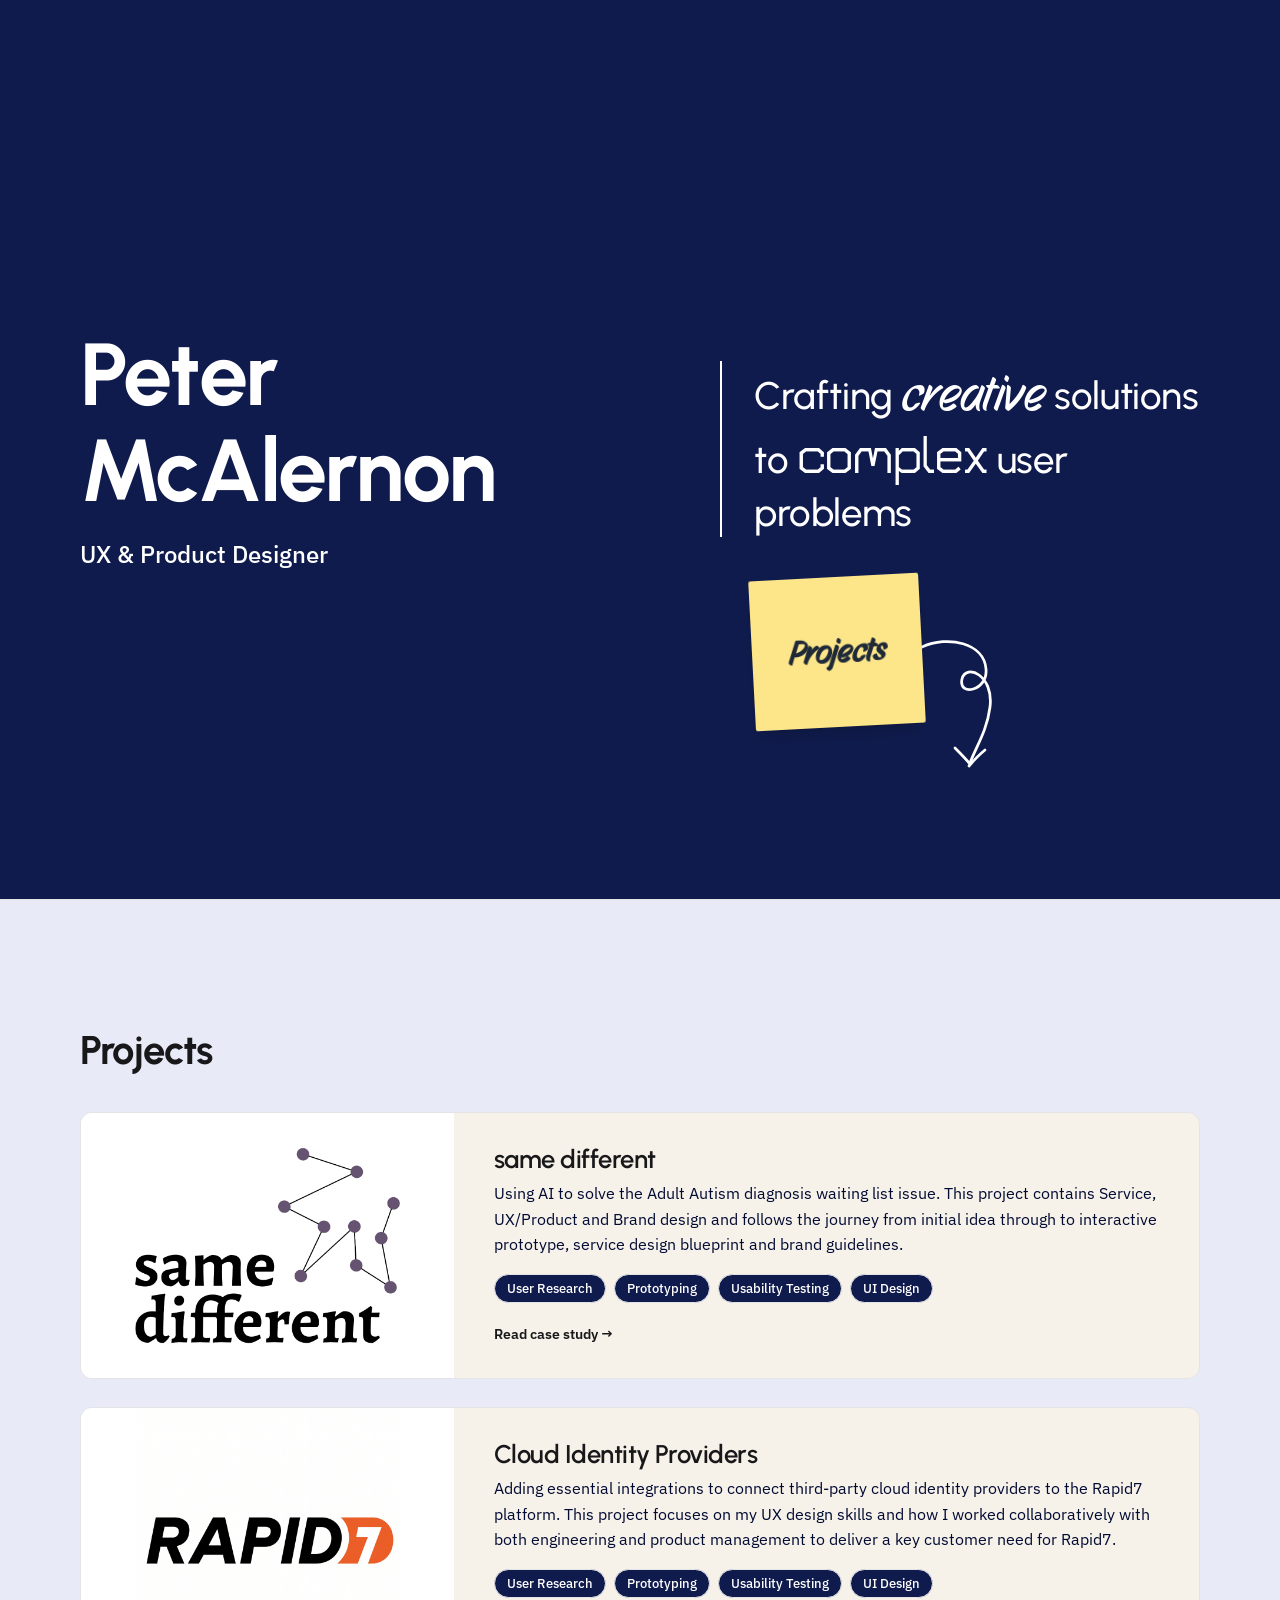
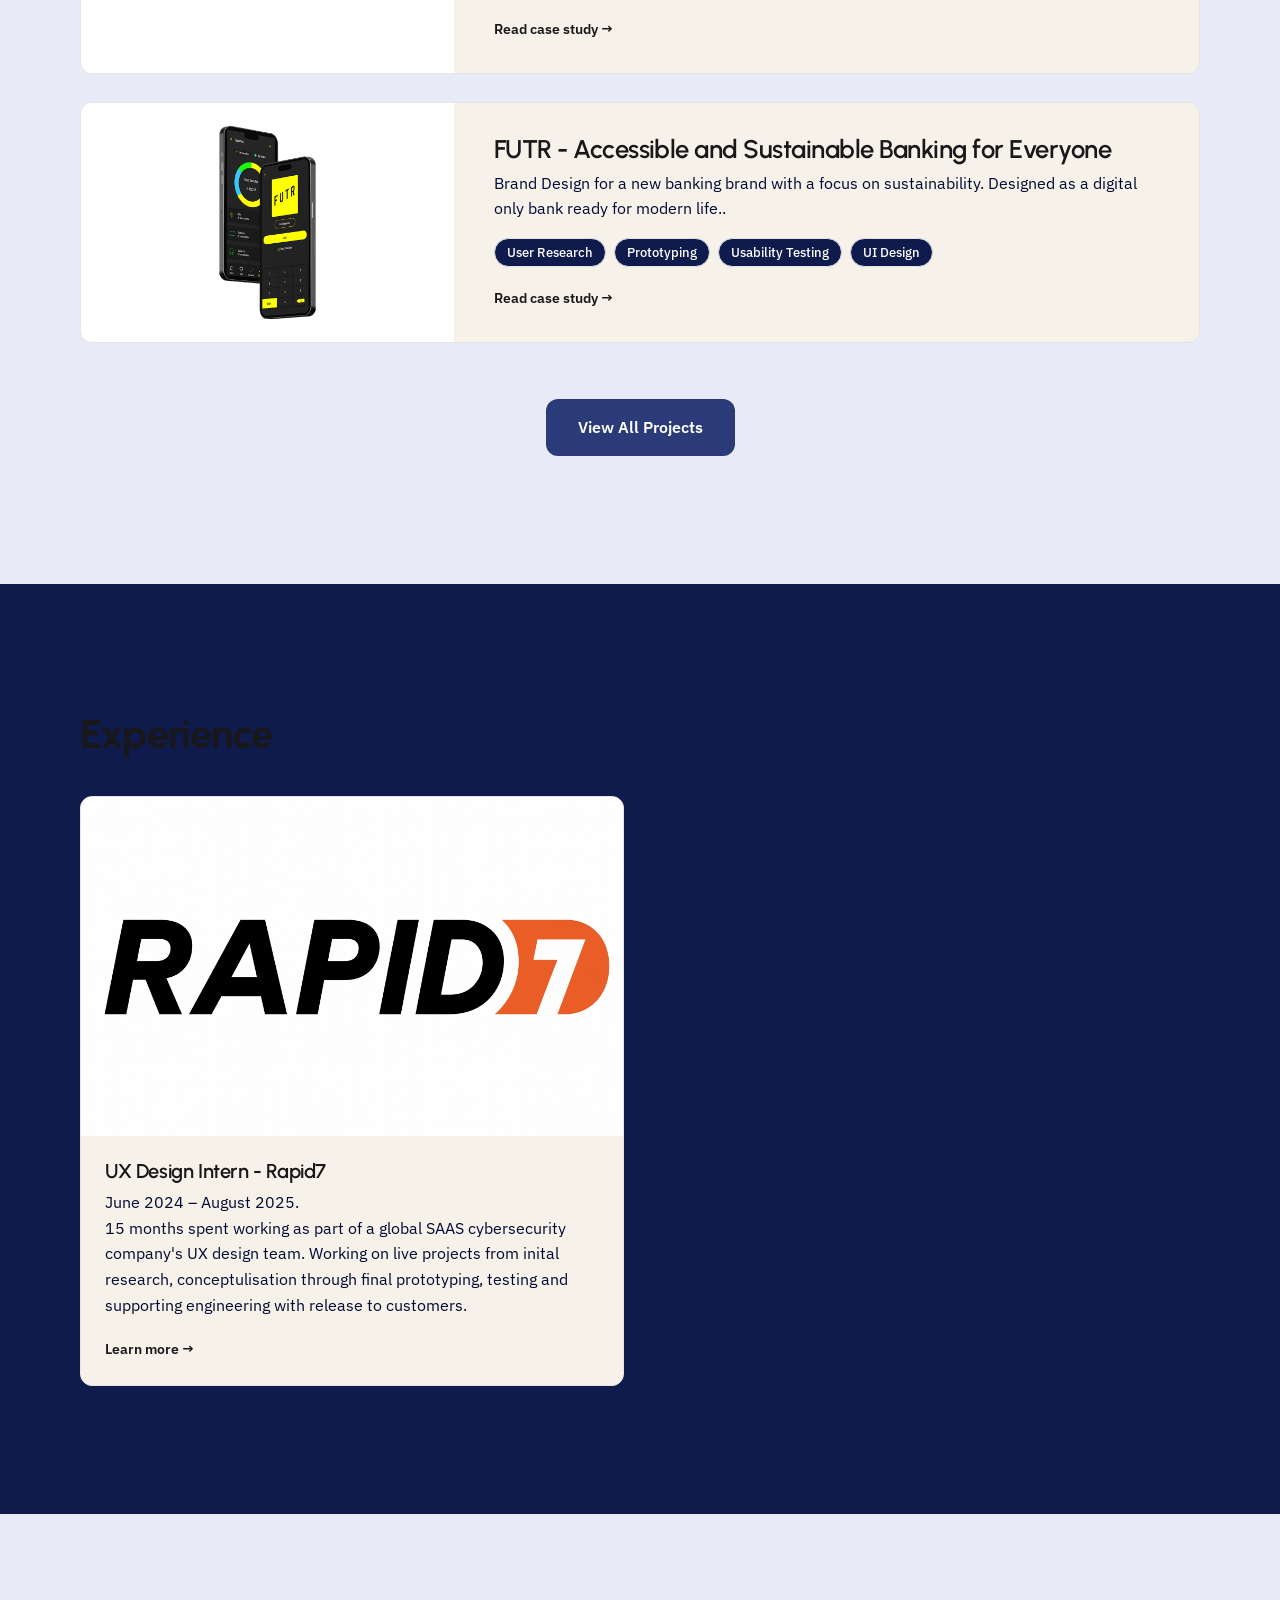
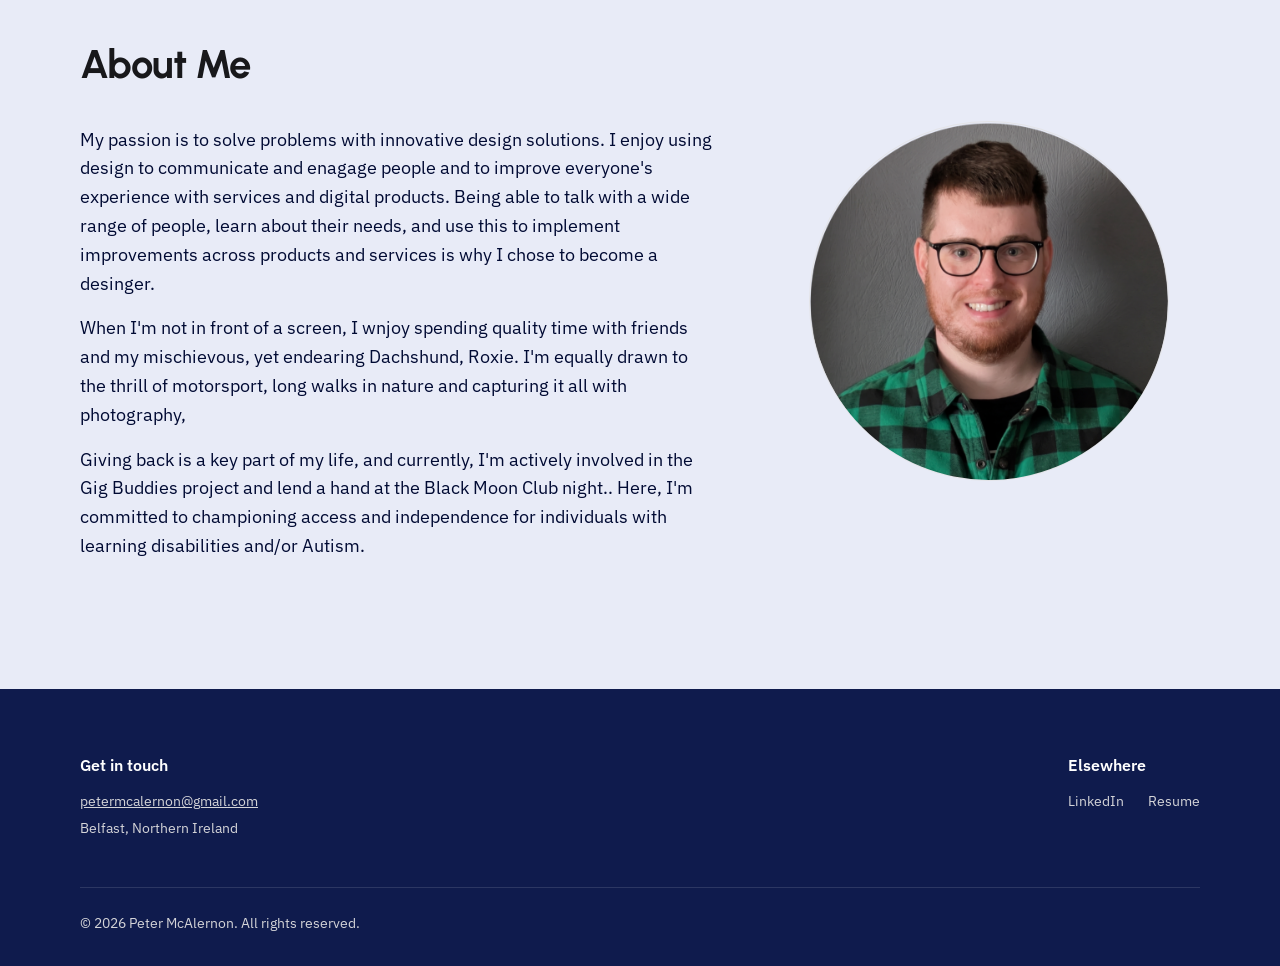
<file: index.html>
<!DOCTYPE html>
<!--
  ============================================================================
  PETER McALERNON — DESIGN PORTFOLIO
  ----------------------------------------------------------------------------
  EDITING GUIDE
  - Copy: replace any text between tags (look for "PLACEHOLDER" comments).
  - Links: replace every href="#" / "case-study-*.html" with your real URLs.
  - Images: replace every src="https://placehold.co/..." with your image path
    (e.g. src="images/project-1.jpg") and update the alt text to describe it.
  - Colours & fonts: edit the :root block at the top of style.css.
  ============================================================================
-->
<html lang="en">
<head>
  <meta charset="UTF-8" />
  <!-- Makes the layout scale correctly on phones -->
  <meta name="viewport" content="width=device-width, initial-scale=1.0" />

  <!-- PLACEHOLDER: browser tab title and search engine description -->
  <title>Peter McAlernon — UX &amp; Product Designer</title>
  <meta name="description" content="Portfolio of Peter McAlernon, UX & Product Designer." />

  <!-- Link to the stylesheet (keep style.css in the same folder) -->
  <link rel="stylesheet" href="style.css" />
</head>
<body>

  <!-- ======================================================================
       1. HERO / HEADER — full screen height, two sides
       ====================================================================== -->
  <header class="hero">
    <div class="container hero__inner">

      <!-- LEFT SIDE: name and job title -->
      <div class="hero__left">
        <h1 class="hero__name">Peter McAlernon</h1>
        <p class="hero__title">UX &amp; Product Designer</p>
      </div>

      <!-- RIGHT SIDE: statement -->
      <div class="hero__right">
      <p class="hero__statement">Crafting <span class="word-creative">creative</span> solutions to <span class="word-complex">complex</span> user problems</p>
    
        <!-- STICKY NOTE + ARROW
             The note links to the Projects section (#projects).
             The arrow sits outside the note and draws itself on load. -->
        <div class="hero-note">
          <a class="sticky-note" href="#projects" aria-label="Scroll down to projects">
            <span class="sticky-note__text">Projects</span> <!-- PLACEHOLDER copy -->
          </a>

          <!-- Hand-drawn arrow. Each stroke is its own path so they draw in
               order. Edit the "d" values to change the arrow's shape. -->
          <svg class="hero-arrow" viewBox="0 0 96 140" aria-hidden="true">
            <!-- Shaft: leaves the note, loops once, then drops downward -->
            <path class="hero-arrow__shaft" pathLength="1"
                  d="M4 14 C 30 2, 66 10, 68 36 C 70 58, 40 64, 44 46 C 48 30, 76 42, 72 74 C 69 98, 58 114, 52 130" />
            <!-- Left side of arrowhead -->
            <path class="hero-arrow__head-1" pathLength="1" d="M37 115 C 42 120, 47 125, 52 131" />
            <!-- Right side of arrowhead (slight overshoot for a freehand feel) -->
            <path class="hero-arrow__head-2" pathLength="1" d="M67 117 C 62 121, 57 126, 51 133" />
          </svg>
        </div>  
    
    </div>

    </div>
  </header>

  <main>

    <!-- ====================================================================
         2. PROJECTS — 3 clickable cards + "View All Projects" button
         To add a card: copy one whole <a class="card">…</a> block.
         ==================================================================== -->
    <section class="section" id="projects" aria-labelledby="projects-heading">
      <div class="container">
        <!-- PLACEHOLDER: section heading -->
        <h2 class="section__heading" id="projects-heading">Projects</h2>
 
        <!-- "card-grid--list" stacks the cards vertically: image left, text right -->
        <div class="card-grid card-grid--list">

          <!-- PROJECT CARD 1 — the whole card links to the case study -->
          <a class="card" href="same-different.html"> <!-- PLACEHOLDER link -->
            <img class="card__image" src=img/home/same-different-logo.jpg alt="same different logo" />
            <div class="card__body">
              <h3 class="card__title">same different</h3> <!-- PLACEHOLDER -->
              <p class="card__text">Using AI to solve the Adult Autism diagnosis waiting list issue. This project contains Service, UX/Product and Brand design and follows the journey from initial idea through to interactive prototype, service design blueprint and brand guidelines.</p> <!-- PLACEHOLDER -->
               <!-- SKILL TAGS: copy a <li class="tag"> line to add more, delete to remove -->
              <ul class="card__tags" aria-label="Skills used">
                <li class="tag">User Research</li>
                <li class="tag">Prototyping</li>
                <li class="tag">Usability Testing</li>
                <li class="tag">UI Design</li>
              </ul>
              <span class="card__link-label">Read case study →</span>
            </div>
          </a>

          <!-- PROJECT CARD 2 -->
          <a class="card" href="cloud-identity-providers.html"> <!-- PLACEHOLDER link -->
            <img class="card__image" src="img/home/rapid-7.jpg" alt="Rapid7 logo" />
            <div class="card__body">
              <h3 class="card__title">Cloud Identity Providers</h3> <!-- PLACEHOLDER -->
              <p class="card__text">Adding essential integrations to connect third-party cloud identity providers to the Rapid7 platform. This project focuses on my UX design skills and how I worked collaboratively with both engineering and product management to deliver a key customer need for Rapid7.</p> <!-- PLACEHOLDER -->
               <!-- SKILL TAGS: copy a <li class="tag"> line to add more, delete to remove -->
              <ul class="card__tags" aria-label="Skills used">
                <li class="tag">User Research</li>
                <li class="tag">Prototyping</li>
                <li class="tag">Usability Testing</li>
                <li class="tag">UI Design</li>
              </ul>
              <span class="card__link-label">Read case study →</span>
            </div>
          </a>

          <!-- PROJECT CARD 3 -->
          <a class="card" href="FUTRcasestudy.html"> <!-- PLACEHOLDER link -->
            <img class="card__image" src="img/home/futrmockup.jpg" alt="Image showing two phones with mockups of the FUTR UI on the screen." />
            <div class="card__body">
              <h3 class="card__title">FUTR - Accessible and Sustainable Banking for Everyone</h3> <!-- PLACEHOLDER -->
              <p class="card__text">Brand Design for a new banking brand with a focus on sustainability. Designed as a digital only bank ready for modern life..</p> <!-- PLACEHOLDER -->
               <!-- SKILL TAGS: copy a <li class="tag"> line to add more, delete to remove -->
              <ul class="card__tags" aria-label="Skills used">
                <li class="tag">User Research</li>
                <li class="tag">Prototyping</li>
                <li class="tag">Usability Testing</li>
                <li class="tag">UI Design</li>
              </ul>
              <span class="card__link-label">Read case study →</span>
            </div>
          </a>

        </div>

        <!-- CALL TO ACTION: links to your full projects page -->
        <div class="cta-wrapper">
          <a class="button" href="projects.html">View All Projects</a> <!-- PLACEHOLDER link -->
        </div>
      </div>
    </section>

    <!-- ====================================================================
         3. EXPERIENCE — 2 cards using the SAME card classes as Projects
         (no button in this section)
         ==================================================================== -->
    <section class="section section--alt" id="experience" aria-labelledby="experience-heading">
      <div class="container">
        <h2 class="section__heading" id="experience-heading">Experience</h2> <!-- PLACEHOLDER -->

        <!-- "card-grid--two" only changes the column count; cards are identical -->
        <div class="card-grid card-grid--two">

          <!-- EXPERIENCE CARD 1 -->
          <a class="card" href="rapid-7.html"> <!-- PLACEHOLDER link -->
            <img class="card__image" src="img/home/rapid-7.png" alt="Placeholder image for Company One" />
            <div class="card__body">
              <h3 class="card__title">UX Design Intern - Rapid7</h3> <!-- PLACEHOLDER -->
              <p class="card__text">June 2024 – August 2025.<br> 15 months spent working as part of a global SAAS cybersecurity company's UX design team. Working on live projects from inital research, conceptulisation through final prototyping, testing and supporting engineering with release to customers. </p> <!-- PLACEHOLDER -->
              <span class="card__link-label">Learn more →</span>
            </div>
          </a>
<!--
          <!-- EXPERIENCE CARD 2 
          <a class="card" href="#"> 
            <img class="card__image" src="https://placehold.co/800x500?text=Company+2" alt="Placeholder image for Company Two" />
            <div class="card__body">
              <h3 class="card__title">UX Designer, Company Two</h3> 
              <p class="card__text">2019 – 2022. A brief summary of your responsibilities and key achievements in this role.</p> 
              <span class="card__link-label">Learn more →</span>
            </div>
          </a>-->

        </div>
      </div>
    </section>

    <!-- ====================================================================
         4. ABOUT ME — text left, circular photo right (stacks on mobile)
         ==================================================================== -->
    <section class="section" id="about" aria-labelledby="about-heading">
      <div class="container about__inner">

        <!-- LEFT SIDE: text -->
        <div class="about__text">
          <h2 class="section__heading" id="about-heading">About Me</h2>
          <!-- PLACEHOLDER: replace with your bio -->
           <p>My passion is to solve problems with innovative design solutions. I enjoy using design to communicate and enagage people and to improve everyone's experience with services and digital products. Being able to talk with a wide range of people, learn about their needs, and use this to implement improvements across products and services is why I chose to become a desinger.</p>
            <p>When I'm not in front of a screen, I wnjoy spending quality time with friends and my mischievous, yet endearing Dachshund, Roxie. I'm equally drawn to the thrill of motorsport, long walks in nature and capturing it all with photography, </p>
            <p>Giving back is a key part of my life, and currently, I'm actively involved in the Gig Buddies project and lend a hand at the Black Moon Club night.. Here, I'm committed to championing access and independence for individuals with learning disabilities and/or Autism.</p>   
        </div>

        <!-- RIGHT SIDE: profile photo (circle shape comes from style.css) -->
        <img class="about__photo" src="img/home/circle.png" alt="Portrait of Peter McAlernon" /> <!-- PLACEHOLDER image -->

      </div>
    </section>

  </main>

  <!-- ======================================================================
       5. FOOTER — contact info and links
       ====================================================================== -->
  <footer class="footer">
    <div class="container">
      <div class="footer__inner">

        <!-- Contact details -->
        <div class="footer__contact">
          <p class="footer__heading">Get in touch</p>
          <p><a href="mailto:petermcalernon@gmail.com">petermcalernon@gmail.com</a></p> <!-- PLACEHOLDER -->
          <p>Belfast, Northern Ireland</p> <!-- PLACEHOLDER -->
        </div>

        <!-- Links (add or remove <li> items as needed) -->
        <nav aria-label="Footer">
          <p class="footer__heading">Elsewhere</p>
          <ul class="footer__links">
            <li><a href="#">LinkedIn</a></li> <!-- PLACEHOLDER -->
            <li><a href="#">Resume</a></li>   <!-- PLACEHOLDER -->
          </ul>
        </nav>

      </div>

      <!-- Copyright line -->
      <div class="footer__bottom">
        <p>&copy; 2026 Peter McAlernon. All rights reserved.</p>
      </div>
    </div>
  </footer>

</body>
</html>
</file>
<file: style.css>
/* ==========================================================================
   PETER McALERNON — DESIGN PORTFOLIO STYLESHEET
   --------------------------------------------------------------------------
   HOW TO USE THIS FILE
   1. Change colours, fonts, spacing, and radius in the ":root" block
      (section 1). Every other rule reads from these variables, so one edit
      updates the whole site.
   2. To change fonts, swap the Google Fonts @import below AND the
      --font-heading / --font-body variables.
   3. Each section of the page has its own block below, in the same order
      as the page itself.
   ========================================================================== */


/* --------------------------------------------------------------------------
   0. FONT IMPORT (PLACEHOLDER)
   Replace this URL with any Google Fonts (or other) stylesheet link.
   Remember to update --font-heading and --font-body below to match.
   -------------------------------------------------------------------------- */

@import url('https://fonts.googleapis.com/css2?family=IBM+Plex+Sans:ital,wght@0,100..700;1,100..700&family=Story+Script&family=Turret+Road:wght@200;300;400;500;700;800&family=Urbanist:ital,wght@0,100..900;1,100..900&display=swap');


/* --------------------------------------------------------------------------
   1. DESIGN TOKENS (EDIT ME FIRST)
   All colours, fonts, and sizes live here as CSS custom properties.
   -------------------------------------------------------------------------- */
:root {
  /* ---- Colours (PLACEHOLDERS) ---- */
  --color-bg: #E8EBF7;            /* Main page background */
  --color-bg-alt: #0F1B4D;        /* Alternate section background (Experience) */
  --color-surface: #F7F2E9;       /* Card background */
  --color-text: #18181b;          /* Primary text colour */
  --color-text-muted: #000A33;    /* Secondary / body text colour */
  --color-text-alt: #ffffff;    /* text colour on dark background */
  --color-border: #e4e4e7;        /* Hairlines and card borders */
  --color-accent: #2B3A78;        /* Buttons and links  Purple*/
  --color-accent-contrast: #ffffff; /* Text shown on top of the accent colour */
  --color-footer-bg: #0F1B4D;     /* Footer background */
  --color-footer-text: #d4d4d8;   /* Footer text */
  --color-note: #fde68a;          /* Sticky note paper colour */
  --color-note-ink: #1f2937;      /* Handwriting + arrow colour */
  /* ---- Typography (PLACEHOLDERS) ---- */
  --font-heading: "Urbanist", system-ui, -apple-system, "Segoe UI", sans-serif;
  --font-body: "IBM Plex Sans", system-ui, -apple-system, "Segoe UI", sans-serif;
   --font-special1: "Story Script", system-ui, -apple-system, "Segoe UI", sans-serif;
   --font-special2: "Turret Road", system-ui, -apple-system, "Segoe UI", sans-serif;
   --font-hand: "Story Script", "Comic Sans MS", cursive; /* Sticky note handwriting */
  /* Fluid font sizes: clamp(min, preferred, max) scales with screen width */
  --text-hero: clamp(2.75rem, 7vw, 5.5rem);   /* Your name */ 
  --text-hero-sub: clamp(1.125rem, 2vw, 1.5rem); /* Job title */
  --text-statement: clamp(1.5rem, 3vw, 2.5rem);  /* Right-side hero phrase */
  --text-statement-special: clamp(2rem, 4vw, 4rem);  /* Creative and Complex*/
  --text-h2: clamp(1.75rem, 3.5vw, 2.5rem);   /* Section headings */
  --text-h3: 1.25rem;                         /* Card titles */
  --text-body: 1rem;                          /* Paragraphs */
  --text-small: 0.875rem;                     /* Footer, captions */
  /* ---- Layout ---- */
  --container-width: 1200px;      /* Max width of page content */
  --gutter: clamp(1.25rem, 4vw, 2.5rem); /* Side padding on the page */
  --section-space: clamp(4rem, 10vw, 8rem); /* Vertical space between sections */
  --radius: 12px;                 /* Corner rounding for cards and buttons */
  /* ---- Motion ---- */
  --ease-out: cubic-bezier(0.23, 1, 0.32, 1);
  --hover-scale: 1.03;            /* How much cards grow on hover */
}
/* --------------------------------------------------------------------------
   2. BASE / RESET
   Sensible defaults so the site looks consistent in every browser.
   -------------------------------------------------------------------------- */
*,
*::before,
*::after {
  box-sizing: border-box;
}
html {
  scroll-behavior: smooth;
}
body {
  margin: 0;
  background: var(--color-bg);
  color: var(--color-text);
  font-family: var(--font-body);
  font-size: var(--text-body);
  line-height: 1.6;
  -webkit-font-smoothing: antialiased;
}
img {
  display: block;
  max-width: 100%;
  height: auto;
}
h1, h2, h3, p {
  margin: 0;
}
h1, h2, h3 {
  font-family: var(--font-heading);
  line-height: 1.1;
  letter-spacing: -0.02em;
}
a {
  color: inherit;
}
/* Visible keyboard focus for accessibility */
a:focus-visible {
  outline: 2px solid var(--color-accent);
  outline-offset: 4px;
}
/* --------------------------------------------------------------------------
   3. SHARED LAYOUT HELPERS
   .container centres content; .section adds vertical spacing.
   -------------------------------------------------------------------------- */
.container {
  width: 100%;
  max-width: var(--container-width);
  margin: 0 auto;
  padding: 0 var(--gutter);
}
.section {
  padding: var(--section-space) 0;
}
/* Alternate background, used on the Experience section */
.section--alt {
  background: var(--color-bg-alt);
}
.section__heading {
  font-size: var(--text-h2);
  margin-bottom: 2.5rem;
}
/* --------------------------------------------------------------------------
   4. HERO / HEADER
   Full viewport height, two columns vertically centred.
   Stacks into one column on mobile (see media query in section 10).
   -------------------------------------------------------------------------- */
.hero {
  min-height: 100vh;          /* Fallback for older browsers */
  min-height: 100svh;         /* Accounts for mobile browser toolbars */
  display: flex;
  align-items: center;        /* Vertically centres the content */
  border-bottom: 1px solid var(--color-border);
  background-color: var(--color-bg-alt);
}
.hero__inner {
  display: grid;
  grid-template-columns: 1.2fr 1fr; /* Left side slightly wider */
  gap: 4rem;
  align-items: center;        /* Vertically aligns left and right sides */
}
/* Left side: name */
.hero__name {
  font-size: var(--text-hero);
  color: var(--color-text-alt);
  font-weight: 700;
}
/* Left side: job title */
.hero__title {
  margin-top: 1rem;
  font-size: var(--text-hero-sub);
  font-weight: 500;
  color: var(--color-text-alt);
}
/* Right side: statement */
.hero__statement {
  font-family: var(--font-heading);
  font-size: var(--text-statement);
  font-weight: 500;
  line-height: 1.25;
  letter-spacing: -0.01em;
  padding-left: 2rem;
  border-left: 2px solid var(--color-text-alt); /* Vertical rule; delete to remove */
   color: var(--color-text-alt);
}
.word-creative {
  font-family: var(--font-special1);
font-size: var(--text-statement-special);
}
.word-complex {
  font-family: var(--font-special2);
  font-size: var(--text-statement-special);

}
/* --------------------------------------------------------------------------
   4b. HERO STICKY NOTE
   A handwritten note under the statement. Beside it, OUTSIDE the note, a
   hand-drawn arrow is drawn stroke-by-stroke on page load, then gently
   nudges downward. The note links to #projects.
   - Change the text in index.html (".sticky-note__text").
   - Change colours with --color-note / --color-note-ink in :root.
   - Change the tilt with the rotate() value below.
   -------------------------------------------------------------------------- */

/* The right column is the positioning anchor for the note */
.hero__right {
  position: relative;
}
/* Wrapper that holds the note and the arrow side by side.
   On desktop it's positioned absolutely, hanging just below the statement,
   so it doesn't count towards the column's height. This keeps the statement
   vertically centred level with your name and job title on the left.
   (On smartphones it returns to normal flow — see section 10.) */
.hero-note {
  position: absolute;
  top: 100%;                  /* Starts directly below the statement */
  left: 0;
  display: flex;
  align-items: flex-start;
  margin-top: 2.5rem;         /* Gap between statement and note */
  margin-left: 2rem;          /* Lines the note up with the statement text */
}
.sticky-note {
  display: flex;
  align-items: center;
  justify-content: center;
  flex-shrink: 0;
  width: 170px;
  min-height: 150px;
  padding: 1.25rem 1rem;
  background: var(--color-note);
  color: var(--color-note-ink);
  text-decoration: none;
  border-radius: 2px;
  box-shadow:
    0 1px 2px rgba(0, 0, 0, 0.08),
    0 10px 20px -8px rgba(0, 0, 0, 0.25);
  transform: rotate(-3deg);   /* Slight tilt so it feels stuck on by hand */
  transition: transform 200ms var(--ease-out);
}
/* Straightens slightly on hover to hint that it's clickable */
.sticky-note:hover {
  transform: rotate(-1deg) translateY(-2px);
}
.sticky-note__text {
  font-family: var(--font-hand);
  font-size: 2.1rem;
  font-weight: 700;
  line-height: 1.05;
  text-align: center;
}
/* THE ARROW (sits outside the note, to its right, curling downward) */
.hero-arrow {
  flex-shrink: 0;
  width: 96px;
  height: 140px;
  margin-top: 3.5rem;         /* Starts roughly level with the note's middle */
  margin-left: -0.25rem;
  color: var(--color-text-alt);   /* Arrow ink colour */
  overflow: visible;
  animation: arrow-nudge 1.6s ease-in-out 2.2s infinite; /* Starts after drawing */
}
.hero-arrow path {
  fill: none;
  stroke: currentColor;
  stroke-width: 2.75;
  stroke-linecap: round;
  stroke-linejoin: round;
  /* PEN-DRAW EFFECT
     Each path has pathLength="1". A dash pattern of "1 2" with an offset of
     1.02 hides the whole line; animating the offset to 0 reveals it from the
     start of the path to the end, like a pen moving. */
  stroke-dasharray: 1 2;
  stroke-dashoffset: 1.02;
  opacity: 0;
}
/* Stroke order + timing: shaft first, then each side of the arrowhead.
   (Full animation declarations here so nothing overrides the timing.) */
.hero-arrow .hero-arrow__shaft  { animation: arrow-draw 1100ms ease-in-out 500ms both; }
.hero-arrow .hero-arrow__head-1 { animation: arrow-draw 240ms ease-out 1650ms both; }
.hero-arrow .hero-arrow__head-2 { animation: arrow-draw 240ms ease-out 1950ms both; }
@keyframes arrow-draw {
  0%   { stroke-dashoffset: 1.02; opacity: 0; }
  1%   { opacity: 1; }
  100% { stroke-dashoffset: 0; opacity: 1; }
}
@keyframes arrow-nudge {
  0%, 100% { transform: translateY(0); }
  50%      { transform: translateY(6px); }
}
/* --------------------------------------------------------------------------
   5. CARD GRID + CARDS
   Shared by BOTH the Projects and Experience sections.
   The whole card is an <a> tag, so the entire card is clickable.
   -------------------------------------------------------------------------- */
.card-grid {
  display: grid;
  grid-template-columns: repeat(3, 1fr); /* 3 columns on desktop */
  gap: 2rem;
}
/* Two-column variant for the Experience section (cards stay identical) */
.card-grid--two {
  grid-template-columns: repeat(2, 1fr);
}
.card {
  display: flex;
  flex-direction: column;
  height: 100%;
  background: var(--color-surface);
  border: 1px solid var(--color-border);
  border-radius: var(--radius);
  overflow: hidden;
  text-decoration: none;
  color: inherit;
  /* The hover animation: only transform and shadow are animated */
  transition:
    transform 250ms var(--ease-out),
    box-shadow 250ms var(--ease-out);
}
/* HOVER EFFECT: card grows slightly. Change --hover-scale in :root */
.card:hover,
.card:focus-visible {
  transform: scale(var(--hover-scale));
  box-shadow: 0 12px 32px rgba(0, 0, 0, 0.08);
}
.card__image {
  width: 100%;
  aspect-ratio: 16 / 10;      /* Keeps every image the same shape */
  object-fit: cover;
  background: var(--color-bg-alt);
}
.card__body {
  display: flex;
  flex-direction: column;
  flex: 1;
  padding: 1.5rem;
}
.card__title {
  font-size: var(--text-h3);
  font-weight: 600;
  margin-bottom: 0.5rem;
}
/* Sub-heading under the title (e.g. client · year · role) */
.card__subtitle {
  font-size: var(--text-small);
  font-weight: 500;
  color: var(--color-text-muted);
  margin-bottom: 0.75rem;
}
/* --------------------------------------------------------------------------
   5b. LIST LAYOUT (used by the Projects section)
   Add "card-grid--list" to a .card-grid to stack cards vertically, one per
   row, with the image on the left (~1/3) and the text on the right (~2/3).
   The cards themselves keep the same .card classes as everywhere else.
   Below 640px the cards revert to image-on-top (see section 10).
   -------------------------------------------------------------------------- */
.card-grid.card-grid--list {
  grid-template-columns: 1fr;   /* One card per row at every width */
  gap: 1.75rem;
}
.card-grid--list .card {
  display: grid;
  grid-template-columns: 1fr 2fr; /* IMAGE : TEXT ratio — edit to adjust */
}
.card-grid--list .card__image {
  height: 100%;
  min-height: 220px;            /* Keeps the image from getting too short */
  aspect-ratio: auto;           /* Image fills the full card height */
}
.card-grid--list .card__body {
  justify-content: center;
  padding: 2rem 2.5rem;
}
.card-grid--list .card__title {
  font-size: clamp(1.25rem, 2vw, 1.625rem);
}
/* Wide cards need a smaller grow on hover, or they jump too far */
.card-grid--list .card:hover,
.card-grid--list .card:focus-visible {
  transform: scale(1.015);
}
.card__text {
  color: var(--color-text-muted);
}
/* SKILL TAGS
   A horizontal row of small pills below the description. They sit side by
   side and wrap onto a new line when they run out of room.
   To add a tag in index.html, copy one <li class="tag">…</li> line. */
.card__tags {
  display: flex;
  flex-wrap: wrap;              /* Overflow onto the next line */
  gap: 0.5rem;                  /* Space between tags */
  list-style: none;
  margin: 1rem 0 0;
  padding: 0;
}
.tag {
  padding: 0.25rem 0.75rem;
  font-size: 0.8125rem;
  font-weight: 500;
  line-height: 1.5;
  white-space: nowrap;          /* Keeps each tag on one line */
  color: var(--color-text-alt);
  background: var(--color-bg-alt);
  border: 1px solid var(--color-border);
  border-radius: 999px;         /* Pill shape — use var(--radius) for squarer tags */
}
/* "Read case study" prompt, pinned to the card bottom so cards align */
.card__link-label {
  margin-top: auto;
  padding-top: 1.25rem;
  font-size: var(--text-small);
  font-weight: 600;
}

/* --------------------------------------------------------------------------
   6. CALL-TO-ACTION BUTTON
   Used for "View All Projects".
   -------------------------------------------------------------------------- */
.cta-wrapper {
  display: flex;
  justify-content: center;
  margin-top: 3.5rem;
}
.button {
  display: inline-block;
  padding: 1rem 2rem;
  background: var(--color-accent);
  color: var(--color-accent-contrast);
  font-weight: 600;
  text-decoration: none;
  white-space: nowrap;
  border-radius: var(--radius);
  transition:
    opacity 150ms var(--ease-out),
    transform 150ms var(--ease-out);
}
.button:hover {
  opacity: 0.85;
}
.button:active {
  transform: scale(0.97);
}
/* --------------------------------------------------------------------------
   7. ABOUT ME
   Two columns: text on the left, circular photo on the right.
   -------------------------------------------------------------------------- */
.about__inner {
  display: grid;
  grid-template-columns: 1.5fr 1fr;
  gap: 4rem;
  align-items: center;
}
.about__text p {
  color: var(--color-text-muted);
  font-size: 1.125rem;
  max-width: 60ch;            /* Keeps lines a comfortable reading length */
}
.about__text p + p {
  margin-top: 1rem;
}
/* PERFECT CIRCLE: equal width/height via aspect-ratio + 50% radius */
.about__photo {
  width: 100%;
  max-width: 360px;           /* Change to resize the photo */
  aspect-ratio: 1 / 1;
  border-radius: 50%;
  object-fit: cover;
  justify-self: center;
  border: 1px solid var(--color-border);
}
/* --------------------------------------------------------------------------
   8. FOOTER
   -------------------------------------------------------------------------- */
.footer {
  background: var(--color-footer-bg);
  color: var(--color-footer-text);
  padding: 4rem 0 2rem;
  font-size: var(--text-small);
}
.footer__inner {
  display: flex;
  flex-wrap: wrap;
  justify-content: space-between;
  gap: 2.5rem;
}
.footer__heading {
  color: #ffffff;
  font-size: 1rem;
  font-weight: 600;
  margin-bottom: 0.75rem;
}
.footer__contact p + p {
  margin-top: 0.25rem;
}
.footer__links {
  list-style: none;
  margin: 0;
  padding: 0;
  display: flex;
  flex-wrap: wrap;
  gap: 1.5rem;
}
.footer__links a {
  text-decoration: none;
  transition: color 150ms var(--ease-out);
}
.footer__links a:hover {
  color: #ffffff;
  text-decoration: underline;
}
.footer__bottom {
  margin-top: 3rem;
  padding-top: 1.5rem;
  border-top: 1px solid rgba(255, 255, 255, 0.12);
}
/* --------------------------------------------------------------------------
   9. REDUCED MOTION
   Turns off animation for visitors who have asked their device for less motion.
   -------------------------------------------------------------------------- */
@media (prefers-reduced-motion: reduce) {
  html { scroll-behavior: auto; }
  .card,
  .button { transition: none; }
  .card:hover,
  .card:focus-visible { transform: none; }
  /* Show the arrow fully drawn, with no movement */
  .hero-arrow { animation: none; }
  .hero-arrow path,
  .hero-arrow .hero-arrow__shaft,
  .hero-arrow .hero-arrow__head-1,
  .hero-arrow .hero-arrow__head-2 { animation: none; stroke-dashoffset: 0; opacity: 1; }
  .sticky-note { transition: none; }
}
/* --------------------------------------------------------------------------
   10. RESPONSIVE BREAKPOINTS
   Tablet (≤ 960px), smartphone (≤ 767px) and small phone (≤ 640px).
   -------------------------------------------------------------------------- */

/* Tablet */
@media (max-width: 960px) {
  .card-grid {
    grid-template-columns: repeat(2, 1fr);
  }
}
/* Smartphones (≤ 767px) — covers large phones and phones in landscape.
   Change 767px here to adjust when the Hero and Projects go single column. */
@media (max-width: 767px) {
  /* HERO: single column — name + title on top, statement below */
  .hero__inner {
    grid-template-columns: 1fr;
    gap: 2.5rem;
  }
  /* Divider switches from vertical (left edge) to horizontal (top edge)
     now that the columns are stacked */
  .hero__statement {
    padding-left: 0;
    padding-top: 2rem;
    border-left: none;
    border-top: 2px solid var(--color-text);
  }
   /* Sticky note: remove the desktop indent so it aligns with the text */
  .hero-note {
    position: static;         /* Back in normal flow when stacked */
    margin-left: 0;
  }
  /* PROJECTS (and Experience): cards stack in a single column */
  .card-grid,
  .card-grid--two {
    grid-template-columns: 1fr;
  }
}
/* Small phones (≤ 640px) */
@media (max-width: 640px) {
  /* Projects list: image moves back on top of the text */
  .card-grid--list .card {
    display: flex;
  }
  .card-grid--list .card__image {
    height: auto;
    min-height: 0;
    aspect-ratio: 16 / 10;
  }
  .card-grid--list .card__body {
    padding: 1.5rem;
  }
  /* About stacks: photo appears above the text */
  .about__inner {
    grid-template-columns: 1fr;
    gap: 2.5rem;
  }
  .about__photo {
    order: -1;                /* Delete this line to put the photo below */
    max-width: 240px;
  }
  .footer__inner {
    flex-direction: column;
  }
}
</file>
